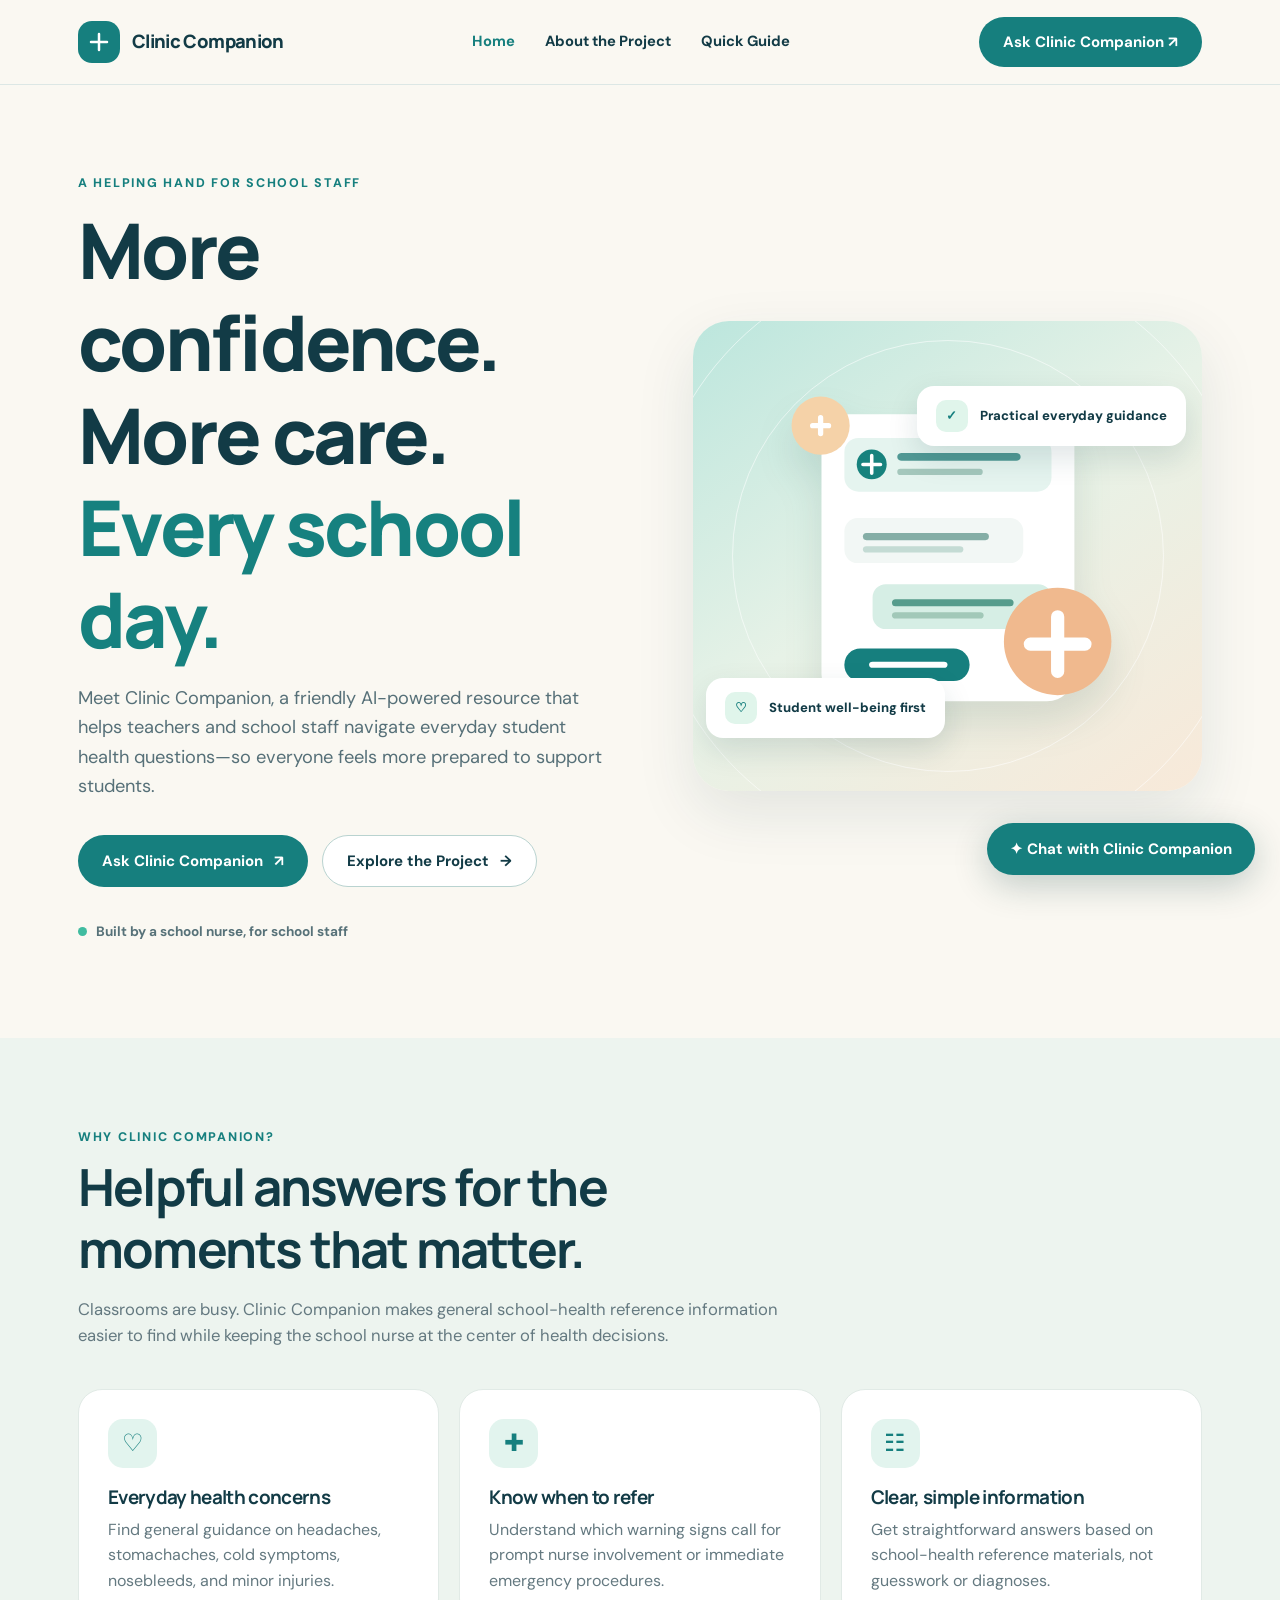
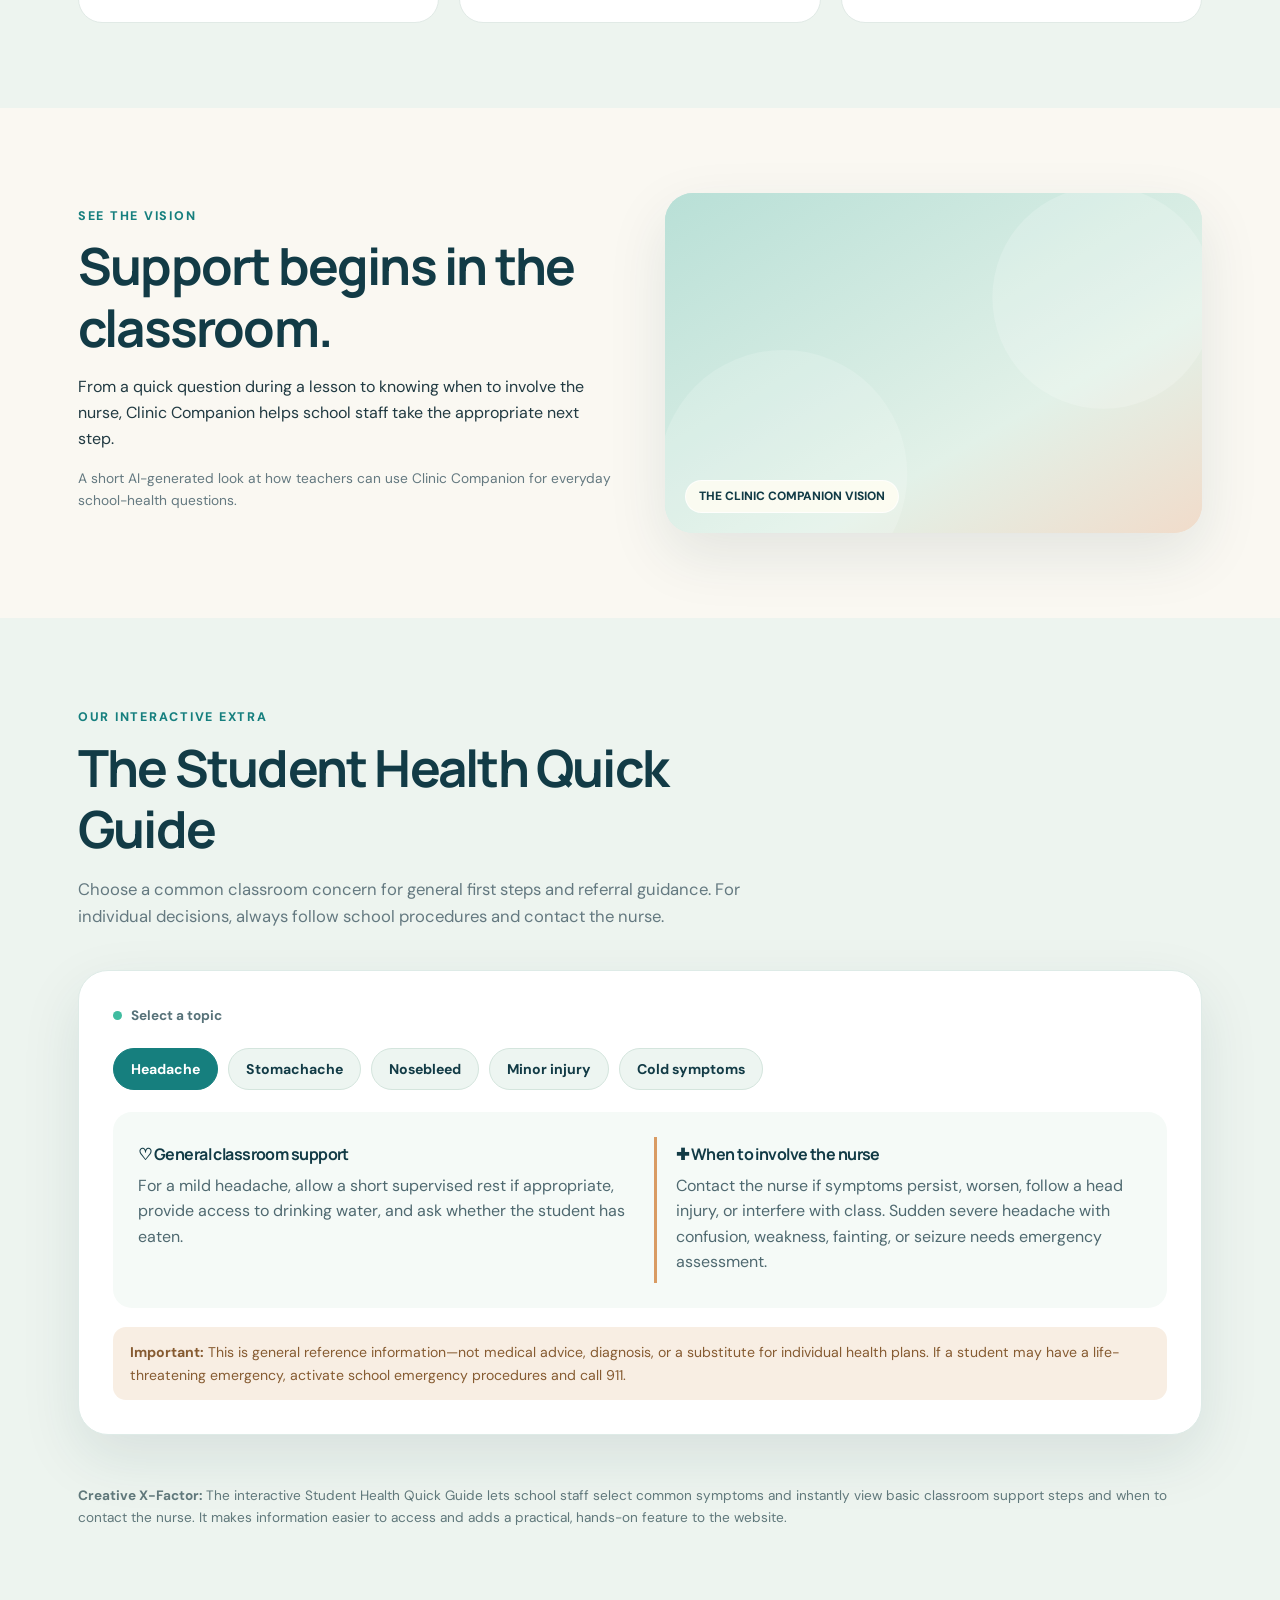
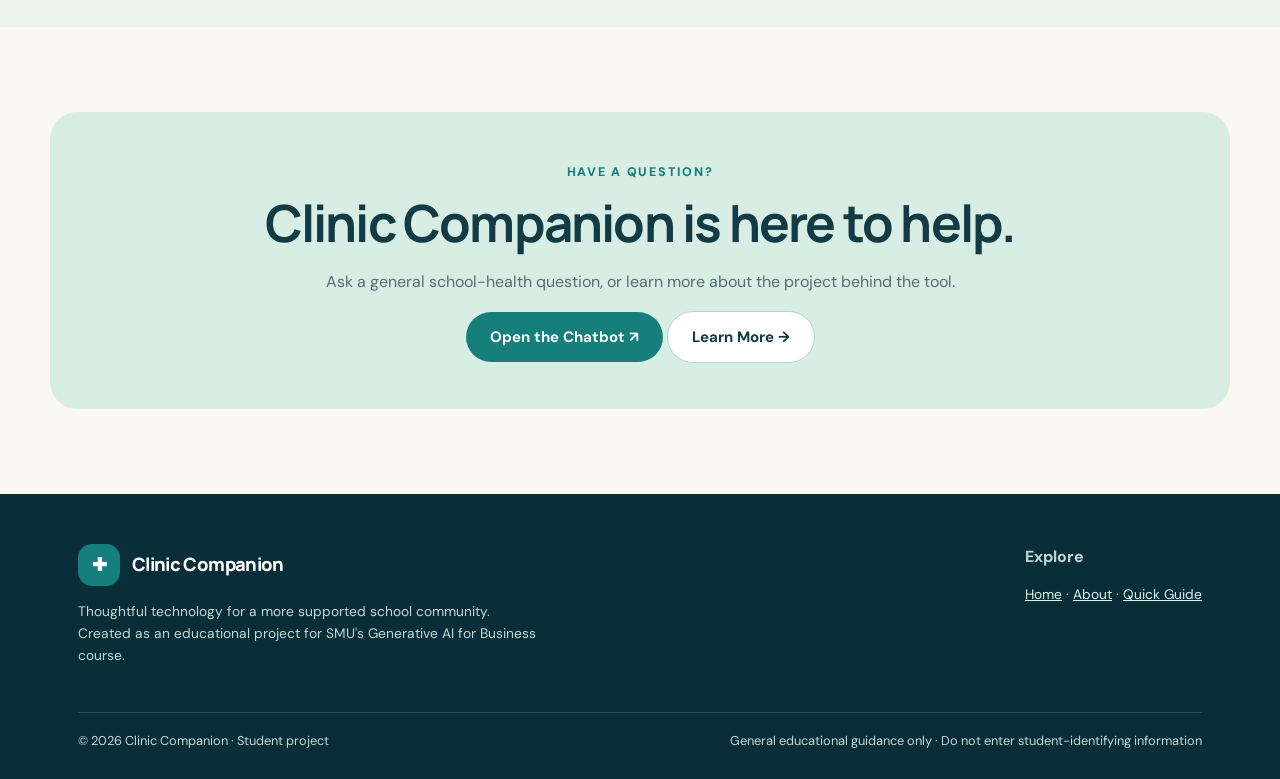
<file: index.html>
<!DOCTYPE html><html lang="en"><head><meta charset="utf-8"><meta name="viewport" content="width=device-width, initial-scale=1"><meta name="description" content="Clinic Companion helps school staff navigate everyday student health questions with clear, practical guidance."><title>Clinic Companion | Support for Every School Day</title><link rel="stylesheet" href="style.css"></head><body>
<a class="skip" href="#main">Skip to main content</a><header class="site-header"><div class="container nav"><a class="brand" href="index.html"><span class="logo"><svg viewBox="0 0 24 24" fill="none" stroke="currentColor" stroke-width="2.5" stroke-linecap="round"><path d="M12 4v16M4 12h16"/></svg></span>Clinic Companion</a><nav class="nav-links" aria-label="Main navigation"><a href="index.html" aria-current="page">Home</a><a href="about.html">About the Project</a><a href="#quick-guide">Quick Guide</a></nav><button class="btn nav-cta" onclick="document.getElementById('chat-launch').click()">Ask Clinic Companion ↗</button></div></header>
<main id="main"><section class="hero"><div class="container hero-grid"><div class="hero-copy"><span class="eyebrow">A helping hand for school staff</span><h1>More confidence.<br>More care.<br><span style="color:#16817f">Every school day.</span></h1><p>Meet Clinic Companion, a friendly AI-powered resource that helps teachers and school staff navigate everyday student health questions—so everyone feels more prepared to support students.</p><div class="buttons"><button class="btn" onclick="document.getElementById('chat-launch').click()">Ask Clinic Companion <span aria-hidden="true">↗</span></button><a class="btn secondary" href="about.html">Explore the Project <span aria-hidden="true">→</span></a></div><div class="mini-label"><span></span> Built by a school nurse, for school staff</div></div><div class="hero-art"><img class="illustration" src="assets/health-illustration.svg" alt="Illustrated school health resource with first-aid symbol and helpful messages"><div class="float-card top"><span class="dot-icon">✓</span> Practical everyday guidance</div><div class="float-card bottom"><span class="dot-icon">♡</span> Student well-being first</div></div></div></section>
<section class="section soft" id="why"><div class="container"><div class="section-heading"><span class="eyebrow">Why Clinic Companion?</span><h2>Helpful answers for the moments that matter.</h2><p>Classrooms are busy. Clinic Companion makes general school-health reference information easier to find while keeping the school nurse at the center of health decisions.</p></div><div class="cards"><article class="feature-card"><span class="symbol">♡</span><h3>Everyday health concerns</h3><p>Find general guidance on headaches, stomachaches, cold symptoms, nosebleeds, and minor injuries.</p></article><article class="feature-card"><span class="symbol">✚</span><h3>Know when to refer</h3><p>Understand which warning signs call for prompt nurse involvement or immediate emergency procedures.</p></article><article class="feature-card"><span class="symbol">☷</span><h3>Clear, simple information</h3><p>Get straightforward answers based on school-health reference materials, not guesswork or diagnoses.</p></article></div></div></section>
<section class="section" id="video"><div class="container split"><div><span class="eyebrow">See the vision</span><h2>Support begins in the classroom.</h2><p>From a quick question during a lesson to knowing when to involve the nurse, Clinic Companion helps school staff take the appropriate next step.</p><p class="note">A short AI-generated look at how teachers can use Clinic Companion for everyday school-health questions.</p></div><div id="video-box" class="video-box"><div class="video-fallback"><strong>A healthier school day starts with support.</strong><p>Clinic Companion in the classroom.</p></div><video id="hero-video" autoplay muted loop playsinline preload="auto" poster="assets/video-poster.svg" aria-label="Clinic Companion school-health concept video"><source src="assets/clinic-companion.mp4" type="video/mp4"></video><span class="video-tag">THE CLINIC COMPANION VISION</span></div></div></section>
<section class="section soft" id="quick-guide"><div class="container"><div class="section-heading"><span class="eyebrow">Our interactive extra</span><h2>The Student Health Quick Guide</h2><p>Choose a common classroom concern for general first steps and referral guidance. For individual decisions, always follow school procedures and contact the nurse.</p></div><div class="guide-wrapper"><div class="mini-label"><span></span> Select a topic</div><div class="pills" role="tablist" aria-label="Common student health concerns"><button class="pill" role="tab" data-guide="headache" aria-selected="true" tabindex="0">Headache</button><button class="pill" role="tab" data-guide="stomachache" aria-selected="false" tabindex="-1">Stomachache</button><button class="pill" role="tab" data-guide="nosebleed" aria-selected="false" tabindex="-1">Nosebleed</button><button class="pill" role="tab" data-guide="injury" aria-selected="false" tabindex="-1">Minor injury</button><button class="pill" role="tab" data-guide="cold" aria-selected="false" tabindex="-1">Cold symptoms</button></div><div class="guide-panel" role="tabpanel" aria-live="polite"><div><h3>♡ General classroom support</h3><p id="guide-action">For a mild headache, allow a short supervised rest if appropriate, provide access to drinking water, and ask whether the student has eaten.</p></div><div class="attention"><h3>✚ When to involve the nurse</h3><p id="guide-refer">Contact the nurse if symptoms persist, worsen, follow a head injury, or interfere with class. Sudden severe headache with confusion, weakness, fainting, or seizure needs emergency assessment.</p></div></div><div class="alert-strip"><strong>Important:</strong> This is general reference information—not medical advice, diagnosis, or a substitute for individual health plans. If a student may have a life-threatening emergency, activate school emergency procedures and call 911.</div></div><p class="x-factor"><strong>Creative X-Factor:</strong> The interactive Student Health Quick Guide lets school staff select common symptoms and instantly view basic classroom support steps and when to contact the nurse. It makes information easier to access and adds a practical, hands-on feature to the website.</p></div></section>
<section class="section"><div class="container cta"><span class="eyebrow">Have a question?</span><h2>Clinic Companion is here to help.</h2><p>Ask a general school-health question, or learn more about the project behind the tool.</p><button class="btn" onclick="document.getElementById('chat-launch').click()">Open the Chatbot ↗</button> <a class="btn secondary" href="about.html">Learn More →</a></div></section></main>
<footer class="footer"><div class="container"><div class="footer-grid"><div><a class="brand" href="index.html"><span class="logo">✚</span>Clinic Companion</a><p>Thoughtful technology for a more supported school community. Created as an educational project for SMU's Generative AI for Business course.</p></div><div><strong>Explore</strong><p><a href="index.html">Home</a> · <a href="about.html">About</a> · <a href="#quick-guide">Quick Guide</a></p></div></div><div class="footer-bottom"><span>© 2026 Clinic Companion · Student project</span><span>General educational guidance only · Do not enter student-identifying information</span></div></div></footer>
<button id="chat-launch" class="btn chat-launch" aria-controls="chat-panel" aria-expanded="false">✦ Chat with Clinic Companion</button><aside id="chat-panel" class="chat-panel" aria-label="Clinic Companion chatbot"><div class="chat-head"><strong>✚ Clinic Companion</strong><button id="chat-close" class="close" aria-label="Close chatbot">×</button></div><iframe title="Clinic Companion live chatbot" loading="lazy" referrerpolicy="strict-origin-when-cross-origin"></iframe><div class="chat-bottom">If the chat does not load, <a href="https://share.chatling.ai/s/y7Yr24Pdv6eZ7TS" target="_blank" rel="noopener noreferrer">open the chatbot directly ↗</a>. No student-identifying details.</div></aside><script src="script.js"></script></body></html>
</file>
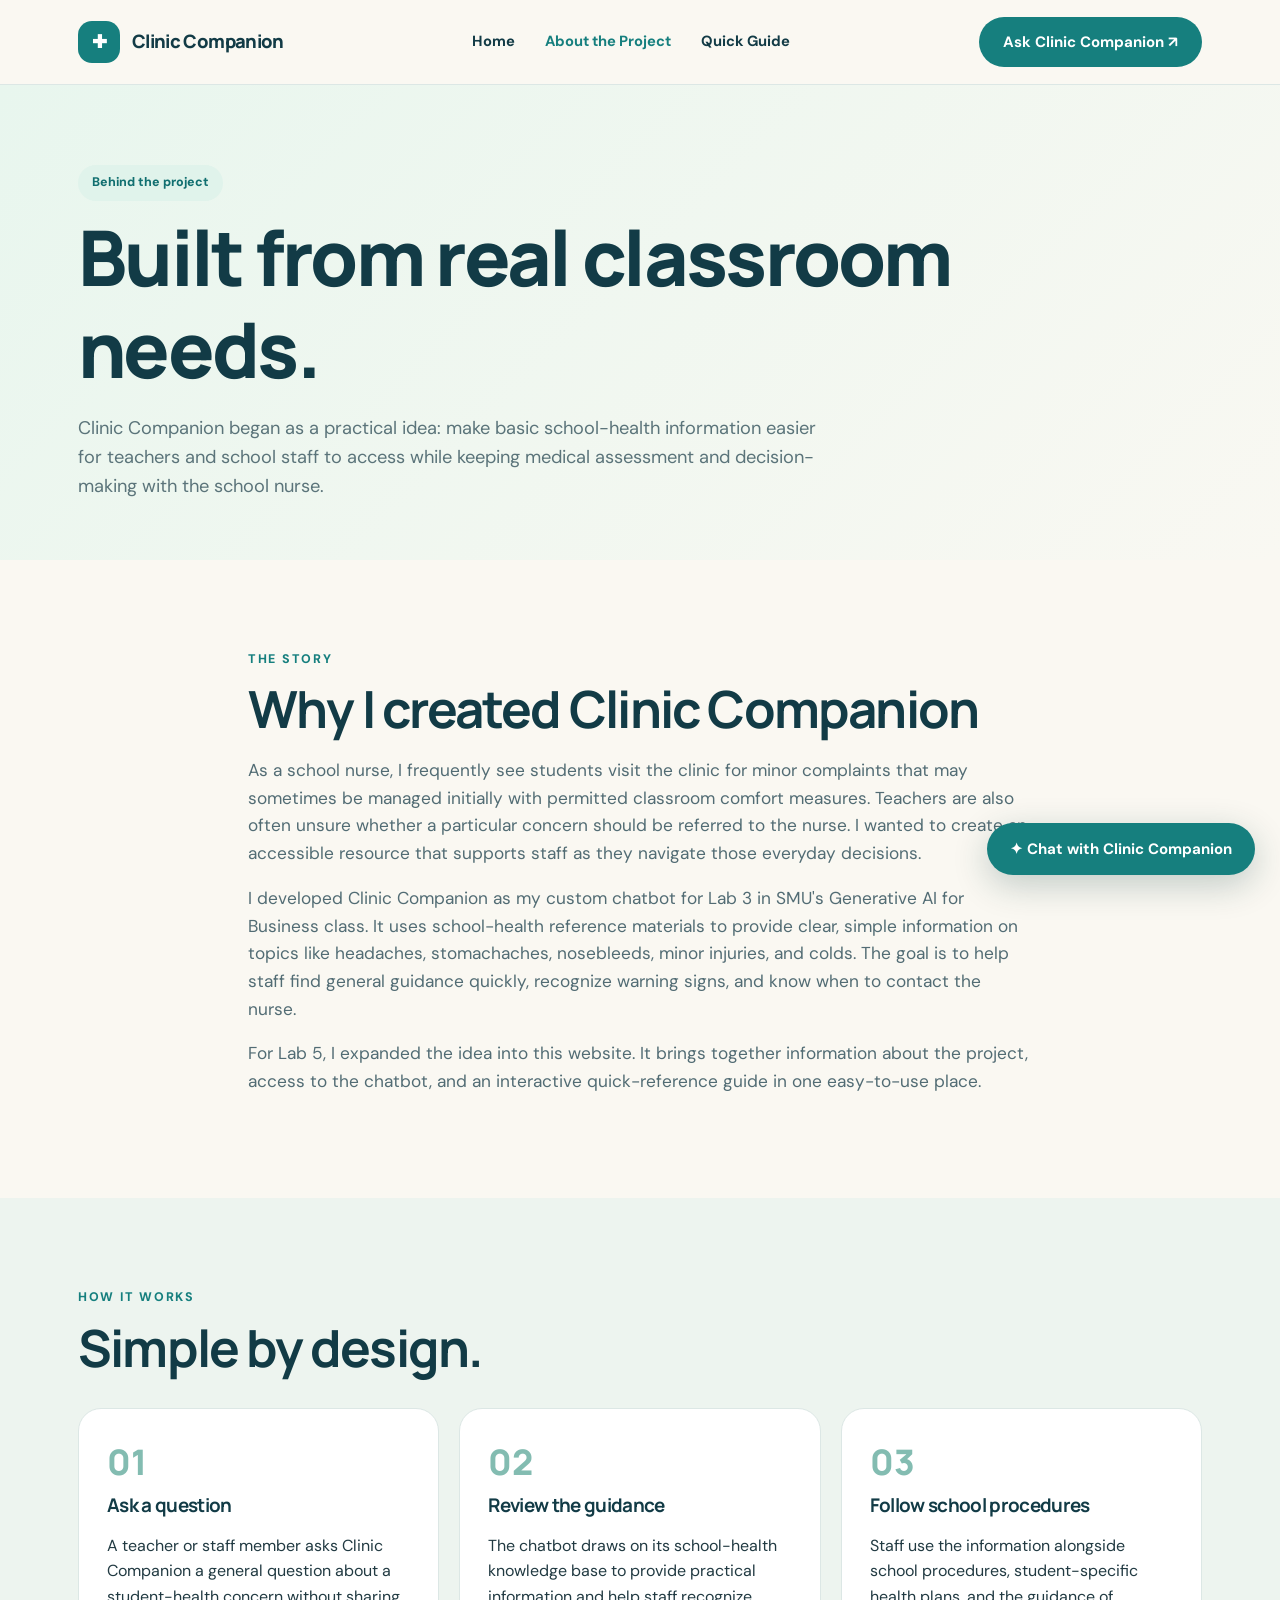
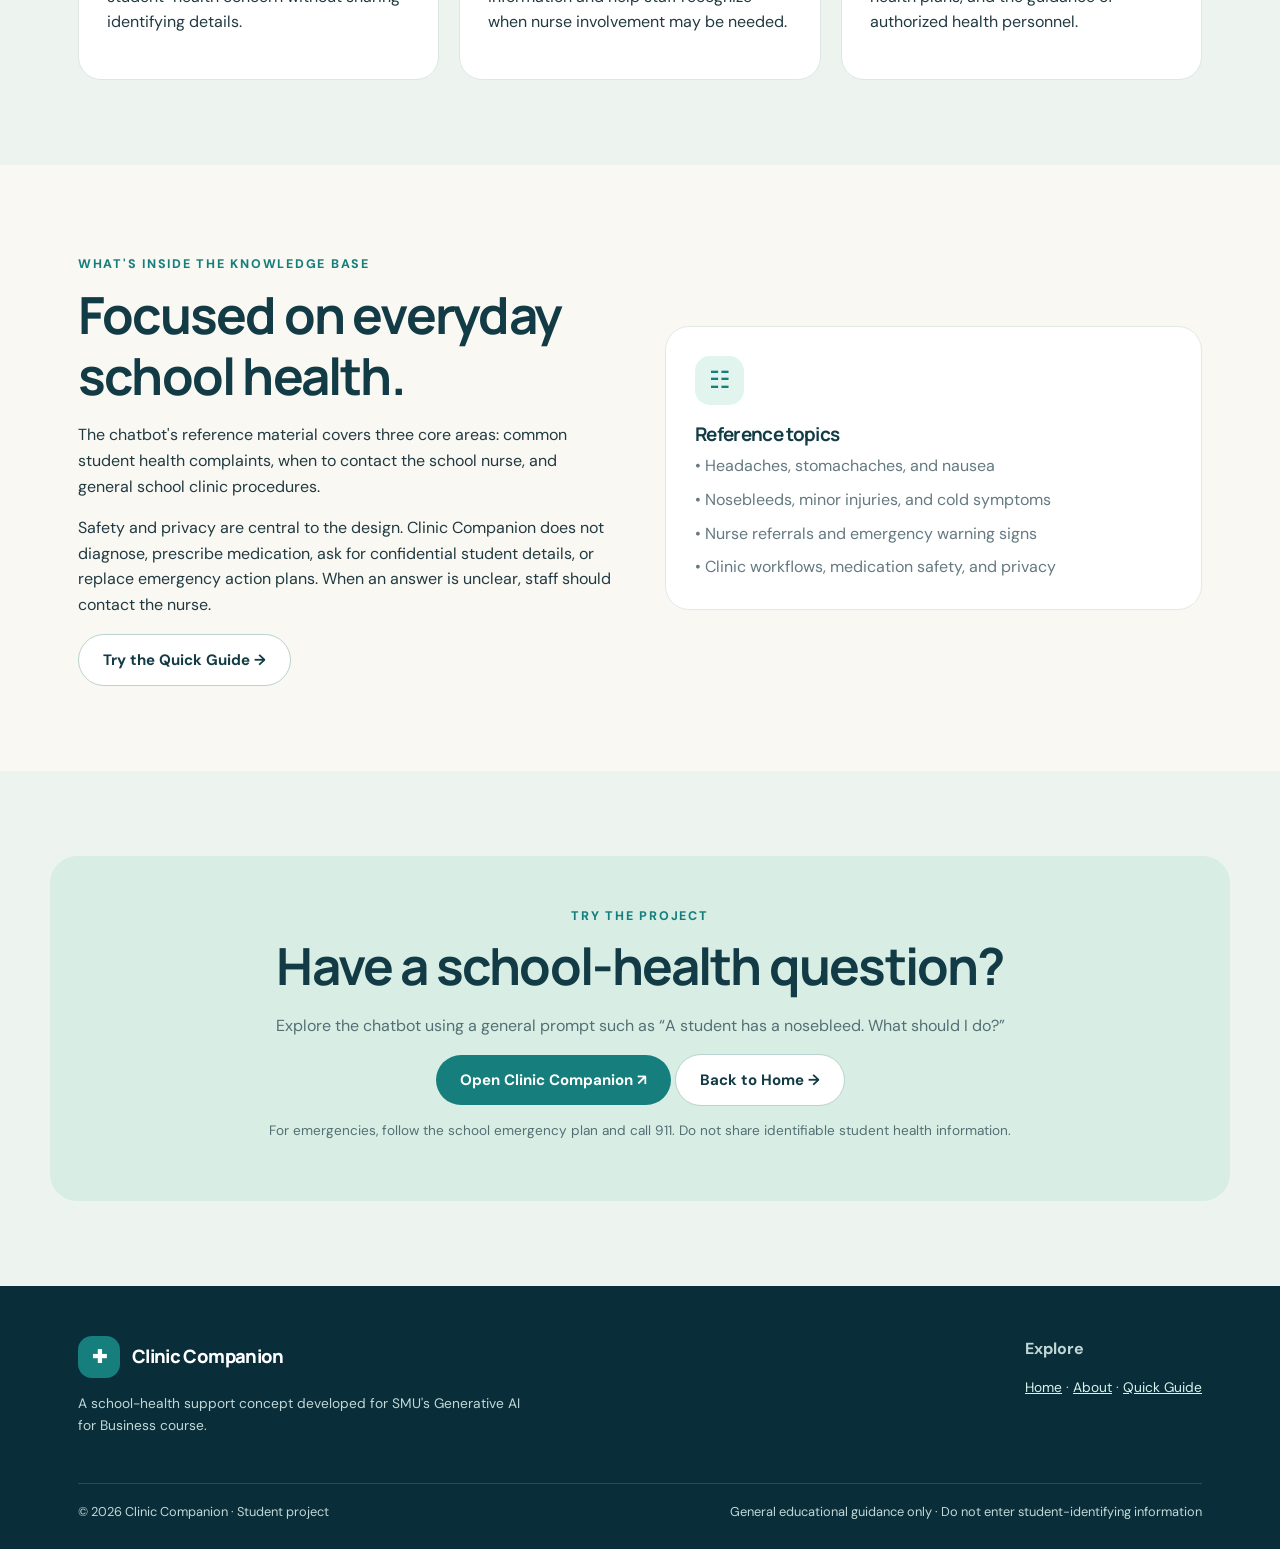
<file: about.html>
<!DOCTYPE html><html lang="en"><head><meta charset="utf-8"><meta name="viewport" content="width=device-width, initial-scale=1"><meta name="description" content="Learn how Clinic Companion was created to help teachers and school staff navigate common student health concerns."><title>About | Clinic Companion</title><link rel="stylesheet" href="style.css"></head><body>
<a class="skip" href="#main">Skip to main content</a><header class="site-header"><div class="container nav"><a class="brand" href="index.html"><span class="logo">✚</span>Clinic Companion</a><nav class="nav-links" aria-label="Main navigation"><a href="index.html">Home</a><a href="about.html" aria-current="page">About the Project</a><a href="index.html#quick-guide">Quick Guide</a></nav><button class="btn nav-cta" onclick="document.getElementById('chat-launch').click()">Ask Clinic Companion ↗</button></div></header>
<main id="main"><section class="about-hero"><div class="container"><span class="page-pill">Behind the project</span><h1>Built from real classroom needs.</h1><p>Clinic Companion began as a practical idea: make basic school-health information easier for teachers and school staff to access while keeping medical assessment and decision-making with the school nurse.</p></div></section><section class="section"><div class="container story"><span class="eyebrow">The story</span><h2>Why I created Clinic Companion</h2><p>As a school nurse, I frequently see students visit the clinic for minor complaints that may sometimes be managed initially with permitted classroom comfort measures. Teachers are also often unsure whether a particular concern should be referred to the nurse. I wanted to create an accessible resource that supports staff as they navigate those everyday decisions.</p><p>I developed Clinic Companion as my custom chatbot for Lab 3 in SMU's Generative AI for Business class. It uses school-health reference materials to provide clear, simple information on topics like headaches, stomachaches, nosebleeds, minor injuries, and colds. The goal is to help staff find general guidance quickly, recognize warning signs, and know when to contact the nurse.</p><p>For Lab 5, I expanded the idea into this website. It brings together information about the project, access to the chatbot, and an interactive quick-reference guide in one easy-to-use place.</p></div></section><section class="section soft"><div class="container"><span class="eyebrow">How it works</span><h2>Simple by design.</h2><div class="steps"><div class="step"><div class="step-number">01</div><h3>Ask a question</h3><p>A teacher or staff member asks Clinic Companion a general question about a student-health concern without sharing identifying details.</p></div><div class="step"><div class="step-number">02</div><h3>Review the guidance</h3><p>The chatbot draws on its school-health knowledge base to provide practical information and help staff recognize when nurse involvement may be needed.</p></div><div class="step"><div class="step-number">03</div><h3>Follow school procedures</h3><p>Staff use the information alongside school procedures, student-specific health plans, and the guidance of authorized health personnel.</p></div></div></div></section><section class="section"><div class="container split"><div><span class="eyebrow">What's inside the knowledge base</span><h2>Focused on everyday school health.</h2><p>The chatbot's reference material covers three core areas: common student health complaints, when to contact the school nurse, and general school clinic procedures.</p><p>Safety and privacy are central to the design. Clinic Companion does not diagnose, prescribe medication, ask for confidential student details, or replace emergency action plans. When an answer is unclear, staff should contact the nurse.</p><a class="btn secondary" href="index.html#quick-guide">Try the Quick Guide →</a></div><div class="feature-card" style="min-height:0"><span class="symbol">☷</span><h3>Reference topics</h3><p>• Headaches, stomachaches, and nausea</p><p>• Nosebleeds, minor injuries, and cold symptoms</p><p>• Nurse referrals and emergency warning signs</p><p>• Clinic workflows, medication safety, and privacy</p></div></div></section><section class="section soft"><div class="container cta"><span class="eyebrow">Try the project</span><h2>Have a school-health question?</h2><p>Explore the chatbot using a general prompt such as “A student has a nosebleed. What should I do?”</p><button class="btn" onclick="document.getElementById('chat-launch').click()">Open Clinic Companion ↗</button> <a class="btn secondary" href="index.html">Back to Home →</a><p class="legal">For emergencies, follow the school emergency plan and call 911. Do not share identifiable student health information.</p></div></section></main>
<footer class="footer"><div class="container"><div class="footer-grid"><div><a class="brand" href="index.html"><span class="logo">✚</span>Clinic Companion</a><p>A school-health support concept developed for SMU's Generative AI for Business course.</p></div><div><strong>Explore</strong><p><a href="index.html">Home</a> · <a href="about.html">About</a> · <a href="index.html#quick-guide">Quick Guide</a></p></div></div><div class="footer-bottom"><span>© 2026 Clinic Companion · Student project</span><span>General educational guidance only · Do not enter student-identifying information</span></div></div></footer>
<button id="chat-launch" class="btn chat-launch" aria-controls="chat-panel" aria-expanded="false">✦ Chat with Clinic Companion</button><aside id="chat-panel" class="chat-panel" aria-label="Clinic Companion chatbot"><div class="chat-head"><strong>✚ Clinic Companion</strong><button id="chat-close" class="close" aria-label="Close chatbot">×</button></div><iframe title="Clinic Companion live chatbot" loading="lazy" referrerpolicy="strict-origin-when-cross-origin"></iframe><div class="chat-bottom">If the chat does not load, <a href="https://share.chatling.ai/s/y7Yr24Pdv6eZ7TS" target="_blank" rel="noopener noreferrer">open the chatbot directly ↗</a>. No student-identifying details.</div></aside><script src="script.js"></script></body></html>
</file>
<file: style.css>
@import url('https://fonts.googleapis.com/css2?family=DM+Sans:wght@400;500;600;700&family=Manrope:wght@400;500;600;700;800&display=swap');
:root{--navy:#123b46;--deep:#092d39;--teal:#167f7e;--mint:#dbf3eb;--cream:#faf8f2;--ink:#213a42;--muted:#647980;--line:#dce7e5;--white:#fff;--shadow:0 22px 60px rgba(18,59,70,.10)}*{box-sizing:border-box}html{scroll-behavior:smooth}body{margin:0;font-family:'DM Sans',Arial,sans-serif;color:var(--ink);background:var(--cream);line-height:1.6}h1,h2,h3,h4{font-family:Manrope,Arial,sans-serif;line-height:1.2;color:var(--navy);letter-spacing:-.035em}h1{font-size:clamp(2.9rem,6vw,5.5rem);margin:.6rem 0 1.2rem;font-weight:800}h2{font-size:clamp(2rem,4vw,3.25rem);margin:.5rem 0 1rem}h3{font-size:1.18rem;margin:.5rem 0}.container{max-width:1180px;margin:0 auto;padding:0 28px}.site-header{background:rgba(250,248,242,.96);border-bottom:1px solid var(--line);position:sticky;top:0;z-index:20;backdrop-filter:blur(12px)}.nav{height:84px;display:flex;align-items:center;justify-content:space-between;gap:22px}.brand{display:flex;align-items:center;gap:12px;color:var(--navy);text-decoration:none;font-family:Manrope,sans-serif;font-size:1.15rem;font-weight:800;letter-spacing:-.035em}.logo{height:42px;width:42px;border-radius:14px;background:var(--teal);display:grid;place-items:center;color:white}.logo svg{width:24px;height:24px}.nav-links{display:flex;align-items:center;gap:30px}.nav-links a{text-decoration:none;color:var(--navy);font-weight:700;font-size:.92rem}.nav-links a:hover,.nav-links a[aria-current=page]{color:var(--teal)}.btn{border:0;display:inline-flex;justify-content:center;align-items:center;gap:11px;border-radius:100px;padding:15px 24px;background:var(--teal);color:#fff;text-decoration:none;font:700 .94rem 'DM Sans',sans-serif;cursor:pointer;transition:transform .2s,background .2s,box-shadow .2s}.btn:hover{background:#0e6868;transform:translateY(-2px);box-shadow:0 9px 22px #0c6f6b26}.btn.secondary{background:#fff;color:var(--navy);border:1px solid #b9d3d0}.btn.secondary:hover{background:var(--mint)}.eyebrow{color:var(--teal);font-size:.78rem;letter-spacing:.14em;text-transform:uppercase;font-weight:800}.hero{padding:84px 0 95px;overflow:hidden}.hero-grid{display:grid;grid-template-columns:1.04fr .96fr;align-items:center;gap:64px}.hero-copy p{font-size:1.14rem;color:#567078;max-width:530px}.hero-copy .buttons{display:flex;gap:14px;flex-wrap:wrap;margin:34px 0}.mini-label{display:flex;align-items:center;gap:9px;font-size:.85rem;color:#577279;font-weight:700}.mini-label span{height:9px;width:9px;background:#40bca0;border-radius:50%}.hero-art{position:relative;min-height:470px;border-radius:36px;background:linear-gradient(145deg,#bce6dd,#e7f2e7 48%,#f8e9d9);display:grid;place-items:center;box-shadow:var(--shadow);overflow:hidden}.hero-art::before,.hero-art::after{content:"";position:absolute;border-radius:50%;border:1px solid rgba(255,255,255,.55)}.hero-art::before{width:600px;height:600px}.hero-art::after{width:430px;height:430px}.illustration{z-index:2;width:83%;max-width:450px;filter:drop-shadow(0 22px 18px rgba(16,72,69,.12))}.float-card{position:absolute;z-index:3;display:flex;gap:12px;align-items:center;background:#fff;border-radius:17px;padding:14px 19px;box-shadow:0 12px 30px #103c4222;font-size:.82rem;font-weight:800;color:var(--navy)}.float-card.top{right:16px;top:65px}.float-card.bottom{left:13px;bottom:53px}.dot-icon{width:32px;height:32px;border-radius:10px;background:#e0f5eb;color:var(--teal);display:grid;place-items:center}.section{padding:85px 0}.section-heading{max-width:710px;margin-bottom:40px}.section-heading p{color:var(--muted);font-size:1.04rem}.soft{background:#edf4ef}.cards{display:grid;grid-template-columns:repeat(3,1fr);gap:20px}.feature-card{background:#fff;border:1px solid #e1eae6;border-radius:24px;padding:29px;min-height:230px}.feature-card .symbol{display:grid;place-items:center;width:49px;height:49px;background:#e2f4ee;border-radius:15px;color:var(--teal);font-size:1.5rem;margin-bottom:18px}.feature-card p{color:var(--muted);margin:.5rem 0 0}.split{display:grid;grid-template-columns:1fr 1fr;gap:50px;align-items:center}.video-box{min-height:340px;position:relative;border-radius:28px;overflow:hidden;background:linear-gradient(135deg,#b7dfd6,#dbede8 50%,#ecdac8);box-shadow:var(--shadow)}.video-box video{width:100%;height:100%;position:absolute;inset:0;object-fit:cover}.video-fallback{position:absolute;inset:0;display:grid;place-content:center;text-align:center;padding:32px;color:var(--navy)}.video-fallback strong{font:800 clamp(1.4rem,3vw,2.5rem) Manrope}.video-fallback p{max-width:350px;margin:12px auto;color:#43636a}.video-box.has-video .video-fallback{display:none}.video-tag{position:absolute;left:20px;bottom:20px;z-index:3;background:#fffdf2d9;border:1px solid #ffffffc9;color:var(--navy);padding:6px 13px;border-radius:30px;font-size:.75rem;font-weight:800}.note{font-size:.86rem;color:var(--muted)}.guide-wrapper{border-radius:30px;background:#fff;border:1px solid #deebe7;box-shadow:var(--shadow);padding:34px}.pills{display:flex;flex-wrap:wrap;gap:10px;margin:22px 0}.pill{background:#edf5f1;color:var(--navy);border:1px solid #d4e5dd;padding:11px 17px;border-radius:50px;cursor:pointer;font:700 .88rem 'DM Sans',sans-serif}.pill:hover,.pill[aria-selected=true]{color:white;background:var(--teal);border-color:var(--teal)}.guide-panel{background:#f5faf7;border-radius:19px;padding:25px;display:grid;grid-template-columns:1fr 1fr;gap:28px}.guide-panel h3{font-size:1rem}.guide-panel p{margin:8px 0;color:#4f6970}.guide-panel .attention{border-left:3px solid #d99b63;padding-left:19px}.alert-strip{background:#f8eee3;color:#865b31;border-radius:13px;margin-top:19px;padding:14px 17px;font-size:.88rem}.footer{background:var(--deep);color:#c2d8d7;padding:50px 0 27px}.footer .brand{color:white}.footer-grid{display:flex;justify-content:space-between;align-items:flex-start;gap:40px;padding-bottom:33px}.footer p{font-size:.86rem;max-width:460px}.footer a{color:#d7f4ec}.footer-bottom{border-top:1px solid #ffffff25;padding-top:18px;display:flex;justify-content:space-between;gap:25px;font-size:.8rem}.x-factor{margin-top:50px;font-size:.85rem;color:#60787b}.chat-launch{position:fixed;right:25px;bottom:25px;z-index:40;padding:16px 23px;box-shadow:0 10px 35px #103f3e3d}.chat-panel{display:none;position:fixed;right:25px;bottom:95px;width:min(390px,calc(100vw - 40px));height:min(580px,calc(100dvh - 135px));background:white;z-index:41;border-radius:22px;overflow:hidden;box-shadow:0 20px 60px #0b323c50;border:1px solid #c9e2dd}.chat-panel.open{display:flex;flex-direction:column}.chat-head{background:var(--navy);color:white;padding:15px 18px;display:flex;align-items:center;justify-content:space-between}.chat-head strong{font-family:Manrope}.close{border:0;background:transparent;color:white;cursor:pointer;font-size:1.45rem}.chat-panel iframe{width:100%;border:0;flex:1;background:#fff}.chat-bottom{padding:9px 12px;font-size:.76rem;text-align:center;background:#f1f8f5}.chat-bottom a{color:var(--teal);font-weight:800}.about-hero{padding:80px 0 40px;background:linear-gradient(135deg,#e8f6ee,#f9f8f2)}.about-hero p{max-width:750px;font-size:1.14rem;color:#5b747a}.story{max-width:840px}.story p{font-size:1.08rem;color:#526c74}.steps{display:grid;grid-template-columns:repeat(3,1fr);gap:20px;margin-top:30px}.step{background:#fff;border:1px solid var(--line);border-radius:23px;padding:28px}.step-number{font:800 2.2rem Manrope;color:#83bcb1}.cta{background:#d8eee5;border-radius:27px;padding:46px;text-align:center}.cta p{color:#536f73}.skip{position:absolute;left:-999px}.skip:focus{left:10px;top:10px;background:white;z-index:99;padding:12px}.legal{font-size:.85rem;color:#64787b}.page-pill{background:#e0f3eb;padding:8px 14px;border-radius:40px;font-size:.78rem;color:#116f70;font-weight:800;display:inline-block}
@media(max-width:850px){.hero-grid,.split{grid-template-columns:1fr;gap:35px}.hero{padding:45px 0 65px}.hero-art{min-height:400px}.cards,.steps{grid-template-columns:1fr}.section{padding:60px 0}.nav-links{gap:12px}.nav-links a{font-size:.8rem}.nav .nav-cta{display:none}.guide-panel{grid-template-columns:1fr;gap:10px}.footer-grid{display:block}.footer-bottom{display:block}.float-card.top{top:28px}}@media(max-width:490px){.container{padding:0 20px}.nav{height:72px}.brand{font-size:.95rem}.logo{height:36px;width:36px}.nav-links{gap:12px}.hero-art{min-height:300px}.float-card{padding:10px;font-size:.7rem}.float-card.bottom{bottom:17px}.illustration{width:80%}.guide-wrapper{padding:19px}.cta{padding:26px}.chat-launch{right:15px;bottom:15px}}
</file>
